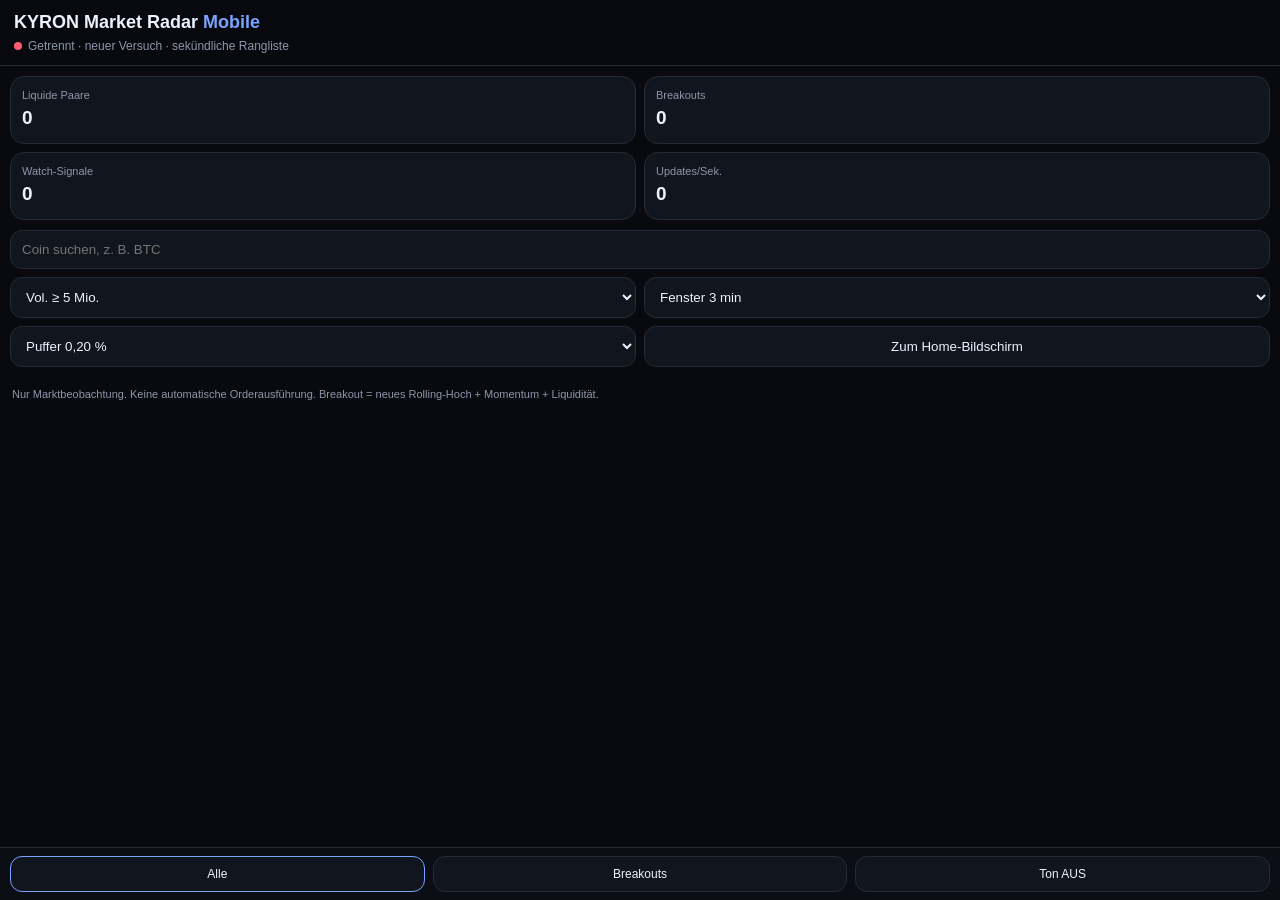
<file: index.html>
<!doctype html>
<html lang="de">
<head>
<meta charset="utf-8">
<meta name="viewport" content="width=device-width,initial-scale=1,viewport-fit=cover">
<meta name="theme-color" content="#080a0f">
<meta name="apple-mobile-web-app-capable" content="yes">
<meta name="apple-mobile-web-app-status-bar-style" content="black-translucent">
<meta name="apple-mobile-web-app-title" content="Kyron Radar">
<link rel="manifest" href="manifest.webmanifest">
<title>KYRON Market Radar Mobile</title>
<style>
:root{--bg:#080a0f;--panel:#11151d;--muted:#8d96a8;--text:#edf2ff;--line:#252b36;--good:#35d07f;--warn:#ffcc66;--bad:#ff5c72;--accent:#7aa2ff}*{box-sizing:border-box}body{margin:0;background:var(--bg);color:var(--text);font:14px/1.4 -apple-system,BlinkMacSystemFont,"Segoe UI",sans-serif;padding-bottom:calc(78px + env(safe-area-inset-bottom))}header{position:sticky;top:0;z-index:10;background:rgba(8,10,15,.96);backdrop-filter:blur(18px);border-bottom:1px solid var(--line);padding:calc(10px + env(safe-area-inset-top)) 14px 10px}h1{font-size:18px;margin:0}.sub{color:var(--muted);font-size:12px;margin-top:3px}.wrap{padding:10px}.stats{display:grid;grid-template-columns:repeat(2,1fr);gap:8px}.card{background:var(--panel);border:1px solid var(--line);border-radius:14px;padding:11px}.k{color:var(--muted);font-size:11px}.v{font-size:19px;font-weight:800;margin-top:2px}.controls{display:grid;grid-template-columns:1fr 1fr;gap:8px;margin:10px 0}.controls>*{width:100%;background:var(--panel);color:var(--text);border:1px solid var(--line);border-radius:12px;padding:11px}.controls .wide{grid-column:1/-1}.list{display:flex;flex-direction:column;gap:8px}.coin{background:var(--panel);border:1px solid var(--line);border-radius:14px;padding:12px}.top{display:flex;justify-content:space-between;gap:8px}.sym{font-size:17px;font-weight:800}.sig{font-size:12px;font-weight:900}.break{color:var(--good)}.watch{color:var(--warn)}.grid{display:grid;grid-template-columns:repeat(3,1fr);gap:8px;margin-top:10px}.m{font-size:11px;color:var(--muted)}.n{font-size:14px;font-weight:700}.up{color:var(--good)}.down{color:var(--bad)}.bar{height:7px;background:#272d38;border-radius:99px;overflow:hidden;margin-top:7px}.fill{height:100%;background:var(--accent)}.bottom{position:fixed;left:0;right:0;bottom:0;z-index:20;background:rgba(12,15,21,.97);backdrop-filter:blur(18px);border-top:1px solid var(--line);padding:8px 10px calc(8px + env(safe-area-inset-bottom));display:grid;grid-template-columns:repeat(3,1fr);gap:8px}.bottom button{background:var(--panel);color:var(--text);border:1px solid var(--line);border-radius:12px;padding:10px 6px;font-size:12px}.bottom button.active{border-color:var(--accent)}.dot{width:8px;height:8px;border-radius:50%;display:inline-block;background:var(--bad);margin-right:6px}.dot.on{background:var(--good);box-shadow:0 0 10px var(--good)}.note{font-size:11px;color:var(--muted);margin:10px 2px}
</style>
</head>
<body>
<header><h1>KYRON Market Radar <span style="color:var(--accent)">Mobile</span></h1><div class="sub"><span id="dot" class="dot"></span><span id="status">Verbinde…</span> · sekündliche Rangliste</div></header>
<div class="wrap"><div class="stats"><div class="card"><div class="k">Liquide Paare</div><div class="v" id="pairs">0</div></div><div class="card"><div class="k">Breakouts</div><div class="v" id="breakouts">0</div></div><div class="card"><div class="k">Watch-Signale</div><div class="v" id="watches">0</div></div><div class="card"><div class="k">Updates/Sek.</div><div class="v" id="ups">0</div></div></div>
<div class="controls"><input id="search" class="wide" placeholder="Coin suchen, z. B. BTC"><select id="minVol"><option value="1000000">Vol. ≥ 1 Mio.</option><option value="5000000" selected>Vol. ≥ 5 Mio.</option><option value="20000000">Vol. ≥ 20 Mio.</option><option value="100000000">Vol. ≥ 100 Mio.</option></select><select id="window"><option value="60">Fenster 60 s</option><option value="180" selected>Fenster 3 min</option><option value="300">Fenster 5 min</option><option value="900">Fenster 15 min</option></select><select id="threshold"><option value="0.10">Puffer 0,10 %</option><option value="0.20" selected>Puffer 0,20 %</option><option value="0.50">Puffer 0,50 %</option><option value="1.00">Puffer 1,00 %</option></select><button id="install">Zum Home-Bildschirm</button></div><div id="list" class="list"></div><div class="note">Nur Marktbeobachtung. Keine automatische Orderausführung. Breakout = neues Rolling-Hoch + Momentum + Liquidität.</div></div>
<div class="bottom"><button id="all" class="active">Alle</button><button id="onlyBreak">Breakouts</button><button id="sound">Ton AUS</button></div>
<script>
const state=new Map(),history=new Map();let socket,updates=0,sound=false,mode="all",deferredPrompt,lastBeep=0;const $=id=>document.getElementById(id);function fmt(n,d=4){if(!Number.isFinite(n))return"–";return n.toLocaleString("de-DE",{maximumFractionDigits:d})}function compact(n){return new Intl.NumberFormat("de-DE",{notation:"compact",maximumFractionDigits:2}).format(n)}function beep(){if(!sound||Date.now()-lastBeep<5000)return;lastBeep=Date.now();const a=new AudioContext(),o=a.createOscillator(),g=a.createGain();o.frequency.value=880;g.gain.value=.05;o.connect(g);g.connect(a.destination);o.start();o.stop(a.currentTime+.12)}function connect(){if(socket)try{socket.close()}catch(e){}$("status").textContent="Verbinde…";$("dot").classList.remove("on");socket=new WebSocket("wss://stream.binance.com:9443/ws/!miniTicker@arr");socket.onopen=()=>{$("status").textContent="Live · Binance Spot";$("dot").classList.add("on")};socket.onclose=()=>{$("status").textContent="Getrennt · neuer Versuch";$("dot").classList.remove("on");setTimeout(connect,3000)};socket.onerror=()=>socket.close();socket.onmessage=e=>{const arr=JSON.parse(e.data),now=Date.now();updates+=arr.length;for(const x of arr){if(!x.s.endsWith("USDT")||x.s.includes("UPUSDT")||x.s.includes("DOWNUSDT"))continue;const p=+x.c,open=+x.o,vol=+x.q;state.set(x.s,{symbol:x.s,price:p,change:(p/open-1)*100,volume:vol});let h=history.get(x.s)||[];h.push([now,p]);const win=+$("window").value*1000;while(h.length&&h[0][0]<now-win)h.shift();history.set(x.s,h)}}}function calc(r){const h=history.get(r.symbol)||[],cutoff=Date.now()-60000,old=h.find(x=>x[0]>=cutoff)||h[0]||[0,r.price];const mom=(r.price/old[1]-1)*100,prior=h.slice(0,-1),high=prior.length?Math.max(...prior.map(x=>x[1])):r.price,dist=(r.price/high-1)*100,thr=+$("threshold").value;const liq=Math.min(35,Math.log10(Math.max(r.volume,1))*4),score=Math.max(0,Math.min(100,50+mom*18+dist*25+liq-28));let signal="–",cls="";if(dist>=thr&&mom>.12){signal="BREAKOUT";cls="break";beep()}else if(dist>-.25&&mom>.05){signal="WATCH";cls="watch"}return {...r,mom,dist,score,signal,cls}}function render(){const minVol=+$("minVol").value,q=$("search").value.trim().toUpperCase();let rows=[...state.values()].filter(x=>x.volume>=minVol&&(!q||x.symbol.includes(q))).map(calc);if(mode==="break")rows=rows.filter(x=>x.signal==="BREAKOUT");rows.sort((a,b)=>(b.signal==="BREAKOUT")-(a.signal==="BREAKOUT")||b.score-a.score);rows=rows.slice(0,60);$("pairs").textContent=[...state.values()].filter(x=>x.volume>=minVol).length;$("breakouts").textContent=rows.filter(x=>x.signal==="BREAKOUT").length;$("watches").textContent=rows.filter(x=>x.signal==="WATCH").length;$("list").innerHTML=rows.map(x=>`<div class="coin"><div class="top"><div><span class="sym">${x.symbol.replace("USDT","")}</span><span class="m"> / USDT</span></div><div class="sig ${x.cls}">${x.signal}</div></div><div class="grid"><div><div class="m">Kurs</div><div class="n">${fmt(x.price,x.price<1?7:4)}</div></div><div><div class="m">24 h</div><div class="n ${x.change>=0?"up":"down"}">${x.change>=0?"+":""}${fmt(x.change,2)}%</div></div><div><div class="m">Volumen</div><div class="n">${compact(x.volume)}</div></div><div><div class="m">High-Distanz</div><div class="n ${x.dist>=0?"up":""}">${x.dist>=0?"+":""}${fmt(x.dist,2)}%</div></div><div><div class="m">Momentum</div><div class="n ${x.mom>=0?"up":"down"}">${x.mom>=0?"+":""}${fmt(x.mom,2)}%</div></div><div><div class="m">Score</div><div class="n">${Math.round(x.score)}</div></div></div><div class="bar"><div class="fill" style="width:${x.score}%"></div></div></div>`).join("")}setInterval(render,1000);setInterval(()=>{$("ups").textContent=updates;updates=0},1000);["search","minVol","window","threshold"].forEach(id=>$(id).addEventListener("input",render));$("sound").onclick=()=>{sound=!sound;$("sound").textContent="Ton "+(sound?"AN":"AUS");$("sound").classList.toggle("active",sound)};$("all").onclick=()=>{mode="all";$("all").classList.add("active");$("onlyBreak").classList.remove("active");render()};$("onlyBreak").onclick=()=>{mode="break";$("onlyBreak").classList.add("active");$("all").classList.remove("active");render()};window.addEventListener("beforeinstallprompt",e=>{e.preventDefault();deferredPrompt=e});$("install").onclick=async()=>{if(deferredPrompt){deferredPrompt.prompt();await deferredPrompt.userChoice}else alert("iPhone: Safari → Teilen → Zum Home-Bildschirm. Android: Browser-Menü → App installieren.")};if("serviceWorker"in navigator)navigator.serviceWorker.register("./sw.js");connect();
</script></body></html>
</file>
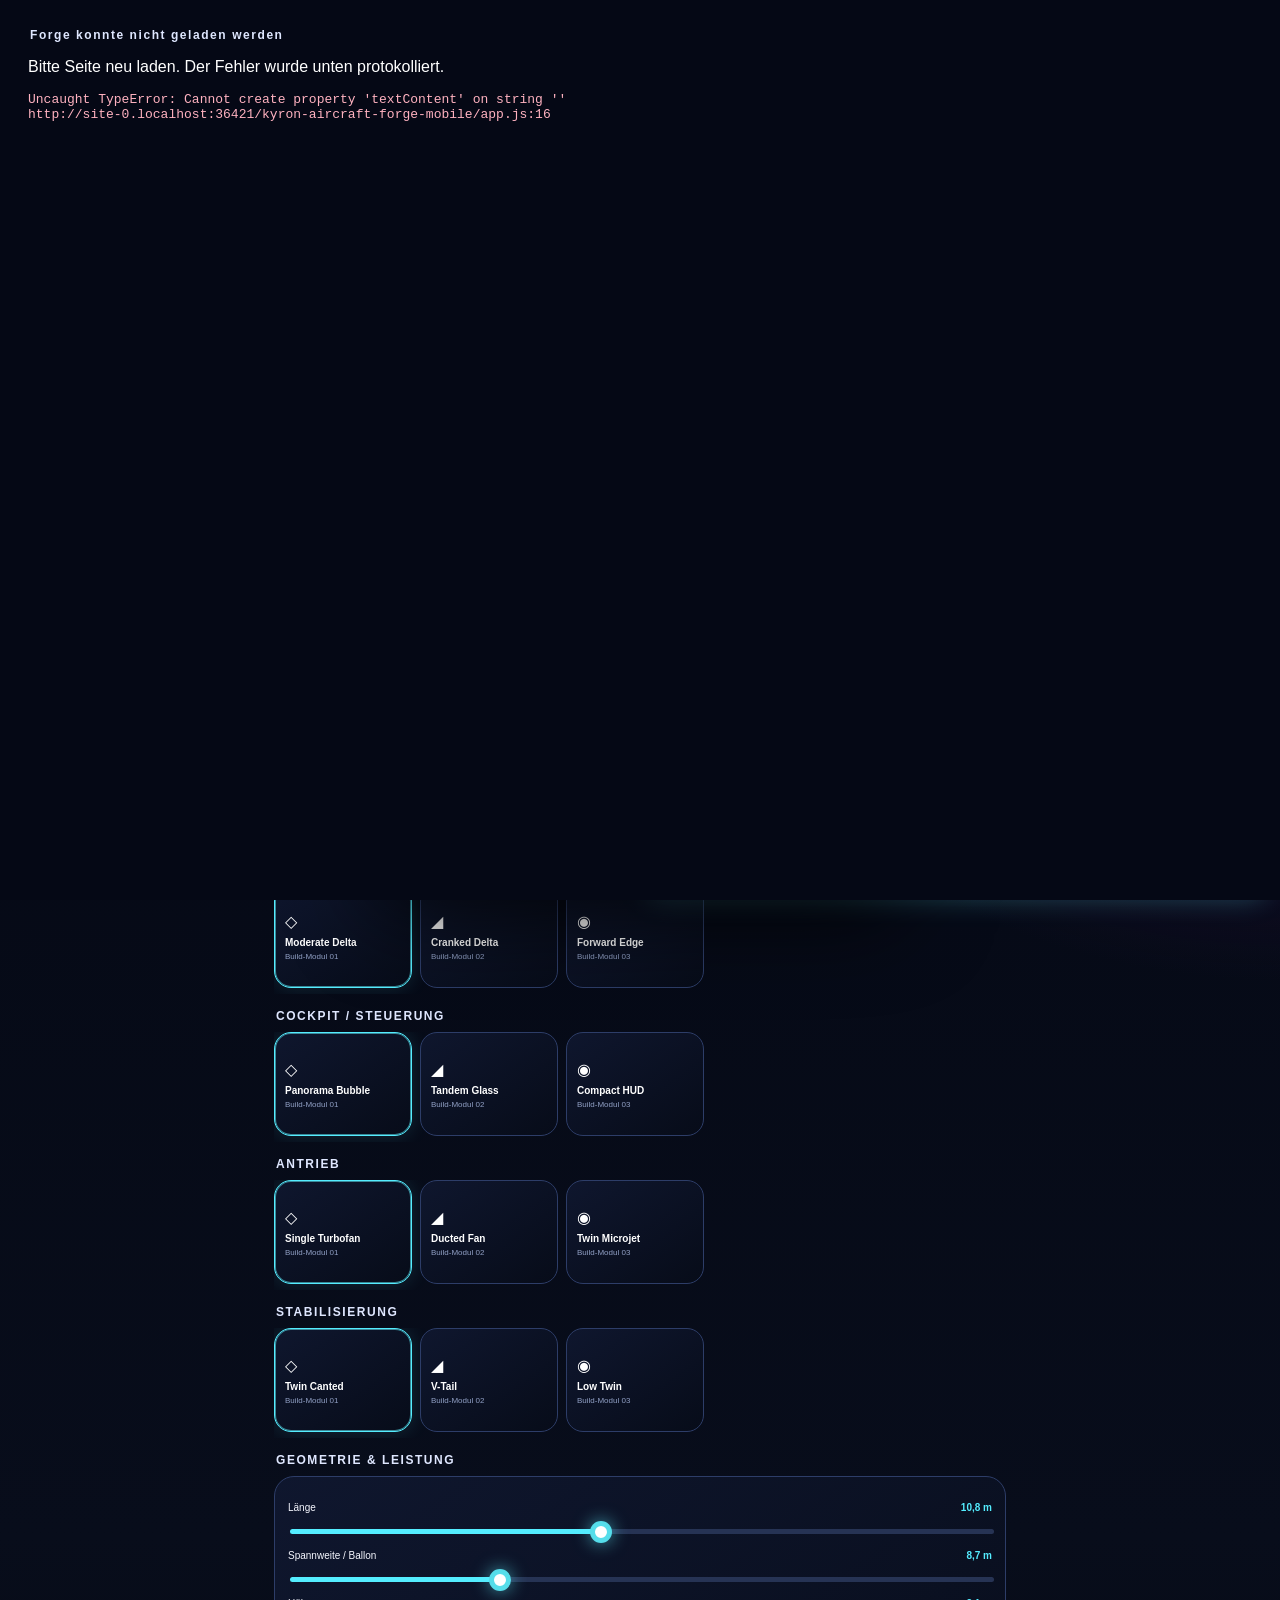
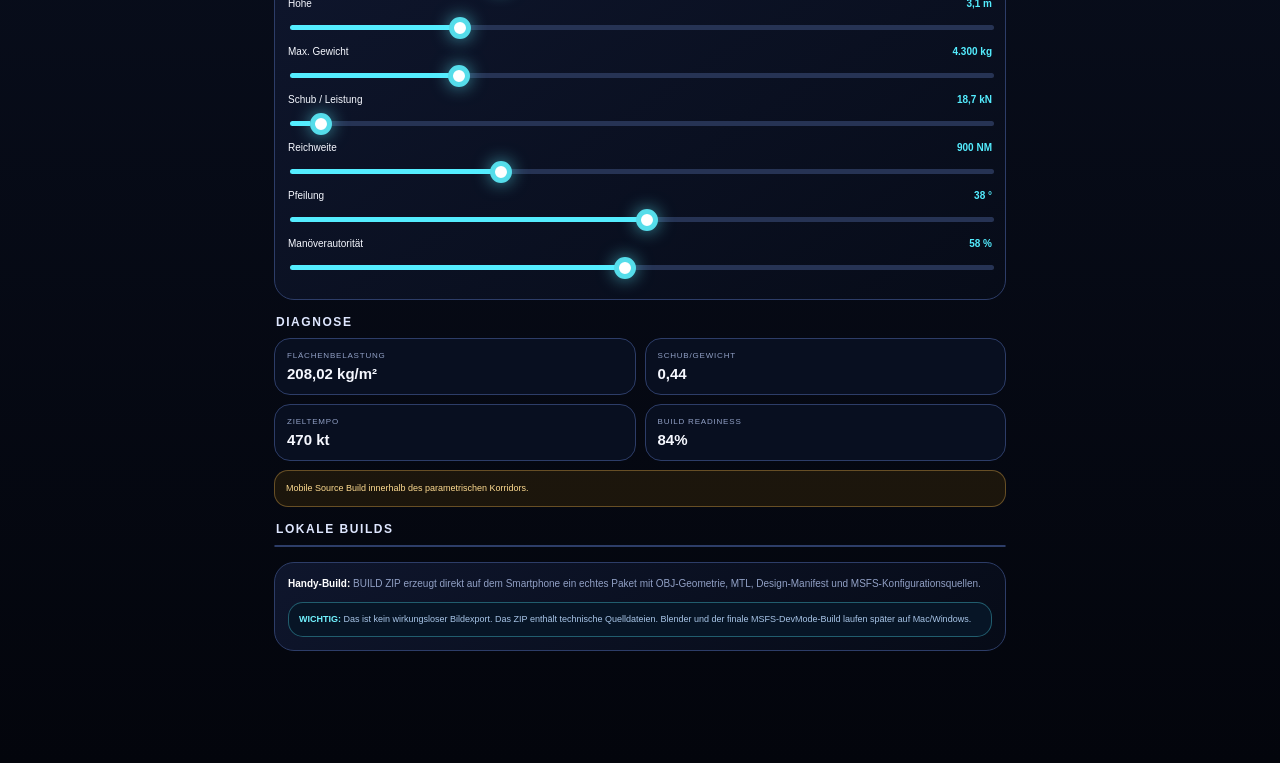
<file: kyron-aircraft-forge-mobile-v1/index.html>
<!doctype html>
<html lang="de">
<head>
<meta charset="utf-8">
<meta name="viewport" content="width=device-width,initial-scale=1,viewport-fit=cover,user-scalable=no">
<meta name="theme-color" content="#050816">
<meta name="apple-mobile-web-app-capable" content="yes">
<meta name="apple-mobile-web-app-status-bar-style" content="black-translucent">
<meta name="apple-mobile-web-app-title" content="KYRON Forge">
<link rel="manifest" href="manifest.webmanifest">
<link rel="icon" href="../kyron-aircraft-forge-mobile/icon.svg" type="image/svg+xml">
<title>KYRON Aircraft Forge Mobile v1</title>
<link rel="stylesheet" href="../kyron-aircraft-forge-mobile/style.css">
<style>
:root{--cyan:#54edff;--green:#68ffc1;--mag:#f063ff}.launch{position:fixed;z-index:200;inset:0;display:grid;place-items:end center;background:radial-gradient(circle at 50% 18%,#163b70 0,transparent 33%),linear-gradient(180deg,#030611,#080d1b 60%,#02040a);padding:18px}.launch.off{display:none}.launchCard{width:min(100%,520px);border:1px solid #3d5c8d;border-radius:28px;padding:20px;background:linear-gradient(145deg,#111d39f2,#070c19f2);box-shadow:0 30px 90px #000c,inset 0 1px #fff1;backdrop-filter:blur(24px)}.launchMark{width:70px;height:70px;border-radius:22px;display:grid;place-items:center;font-weight:1000;font-size:21px;color:var(--cyan);border:1px solid var(--cyan);box-shadow:0 0 35px #54edff55;background:#071020}.launch h1{font-size:27px;margin:16px 0 6px}.launch p{font-size:12px;line-height:1.55;color:#9badd0}.launchGrid{display:grid;grid-template-columns:1fr 1fr;gap:8px;margin:15px 0}.launchGrid div{border:1px solid #2f436e;border-radius:15px;padding:11px;background:#081123}.launchGrid b{display:block;font-size:10px;color:#dce9ff}.launchGrid span{display:block;font-size:9px;color:#8da1c9;margin-top:4px}.launchBtn{width:100%;border:0;border-radius:17px;padding:16px;background:linear-gradient(120deg,var(--cyan),var(--green));color:#021218;font-weight:1000;letter-spacing:.04em}.installHint{margin-top:10px;text-align:center;font-size:9px;color:#8295bd}.platformBadge{position:fixed;z-index:35;right:14px;top:calc(env(safe-area-inset-top) + 72px);padding:7px 9px;border-radius:99px;border:1px solid #68ffc166;background:#0b2c2299;color:#a6ffdb;font-size:9px;font-weight:900}.fatal{display:none;position:fixed;z-index:250;inset:0;background:#050815;color:#fff;padding:28px}.fatal.show{display:block}.fatal pre{white-space:pre-wrap;color:#ffb2c0}.app{padding-top:calc(env(safe-area-inset-top) + 12px)}header{top:env(safe-area-inset-top)}.viewport{height:350px}.module{min-height:104px}.primary{font-size:12px}.buildProof{margin-top:10px;border:1px solid #54edff55;background:#071526;border-radius:15px;padding:10px;font-size:9px;color:#a9c6e9;line-height:1.5}.buildProof b{color:#72f2ff}
</style>
</head>
<body>
<div id="launch" class="launch">
  <div class="launchCard">
    <div class="launchMark">KF</div>
    <h1>KYRON Aircraft Forge</h1>
    <p>Die echte Handy-Fassung. Fluggerät auswählen, Module einsetzen, Werte verändern und ein Build-ZIP direkt auf iPhone oder Android erzeugen.</p>
    <div class="launchGrid">
      <div><b>4 FLUGGERÄTE</b><span>Nightlance, Highrider, Perzolon, Peterang</span></div>
      <div><b>PHONE BUILD</b><span>OBJ, JSON und MSFS-Konfigurationsquellen</span></div>
      <div><b>ANDROID + iPHONE</b><span>Ein Web-App-Link für beide Systeme</span></div>
      <div><b>OFFLINE-FÄHIG</b><span>Nach Installation über den Home-Bildschirm</span></div>
    </div>
    <button id="startForge" class="launchBtn">FORGE JETZT STARTEN</button>
    <div class="installHint">Danach Browser-Menü/Teilen → Zum Home-Bildschirm</div>
  </div>
</div>
<div id="fatal" class="fatal"><h2>Forge konnte nicht geladen werden</h2><p>Bitte Seite neu laden. Der Fehler wurde unten protokolliert.</p><pre id="fatalText"></pre></div>
<div class="platformBadge" id="platformBadge">MOBILE READY</div>
<div class="app">
<header><div class="logo">KF</div><div><h1>KYRON AIRCRAFT FORGE</h1><p>Mobile Build Core v1.0</p></div><b>iOS + ANDROID</b></header>
<section><h2>FLUGGERÄT</h2><div id="families" class="families"></div></section>
<section class="viewport"><svg id="preview" viewBox="0 0 500 300"></svg><div class="hud"><span id="target">M 0.82</span><span id="status">READY</span></div><div class="viewbar"><button data-view="top" class="on">DRAUF</button><button data-view="side">SEITE</button><button id="wire">WIRE</button><button id="mutate">MUTIEREN</button></div></section>
<section><h2>BUILD-NAME</h2><div class="name"><input id="name" value="PX-01 NIGHTLANCE MOBILE"><button id="save">SICHERN</button></div></section>
<div id="modules"></div>
<section><h2>GEOMETRIE & LEISTUNG</h2><div id="controls" class="panel"></div></section>
<section><h2>DIAGNOSE</h2><div id="stats" class="stats"></div><div id="warning" class="warning"></div></section>
<section><h2>LOKALE BUILDS</h2><div id="history" class="panel history"></div></section>
<section class="panel info"><strong>Handy-Build:</strong> BUILD ZIP erzeugt direkt auf dem Smartphone ein echtes Paket mit OBJ-Geometrie, MTL, Design-Manifest und MSFS-Konfigurationsquellen.<div class="buildProof"><b>WICHTIG:</b> Das ist kein wirkungsloser Bildexport. Das ZIP enthält technische Quelldateien. Blender und der finale MSFS-DevMode-Build laufen später auf Mac/Windows.</div></section>
</div>
<nav><button id="share" class="secondary">TEILEN</button><button id="build" class="primary">BUILD ZIP</button></nav>
<div id="sheet" class="sheet"><div><h3 id="sheetTitle">Build läuft</h3><p id="sheetText">Direkt auf deinem Handy.</p><div class="progress"><i id="bar"></i></div><pre id="log"></pre><footer><button id="close">SCHLIESSEN</button><button id="again" disabled>NOCHMALS LADEN</button></footer></div></div>
<script>
window.addEventListener('error',e=>{document.getElementById('fatalText').textContent=e.message+'\n'+(e.filename||'')+':'+(e.lineno||'');document.getElementById('fatal').classList.add('show')});
document.getElementById('startForge').addEventListener('click',()=>{document.getElementById('launch').classList.add('off');localStorage.setItem('kyron-mobile-launched','1')});
if(localStorage.getItem('kyron-mobile-launched')==='1')document.getElementById('launch').classList.add('off');
const ua=navigator.userAgent.toLowerCase();document.getElementById('platformBadge').textContent=ua.includes('android')?'ANDROID READY':/(iphone|ipad|ipod)/.test(ua)?'iPHONE READY':'MOBILE READY';
</script>
<script src="../kyron-aircraft-forge-mobile/app.js"></script>
<script>
if('serviceWorker' in navigator){navigator.serviceWorker.register('./sw.js').catch(()=>{})}
setTimeout(()=>{if(!document.querySelector('.family')){document.getElementById('fatalText').textContent='Der Build-Core wurde nicht initialisiert.';document.getElementById('fatal').classList.add('show')}},2500);
</script>
</body>
</html>
</file>
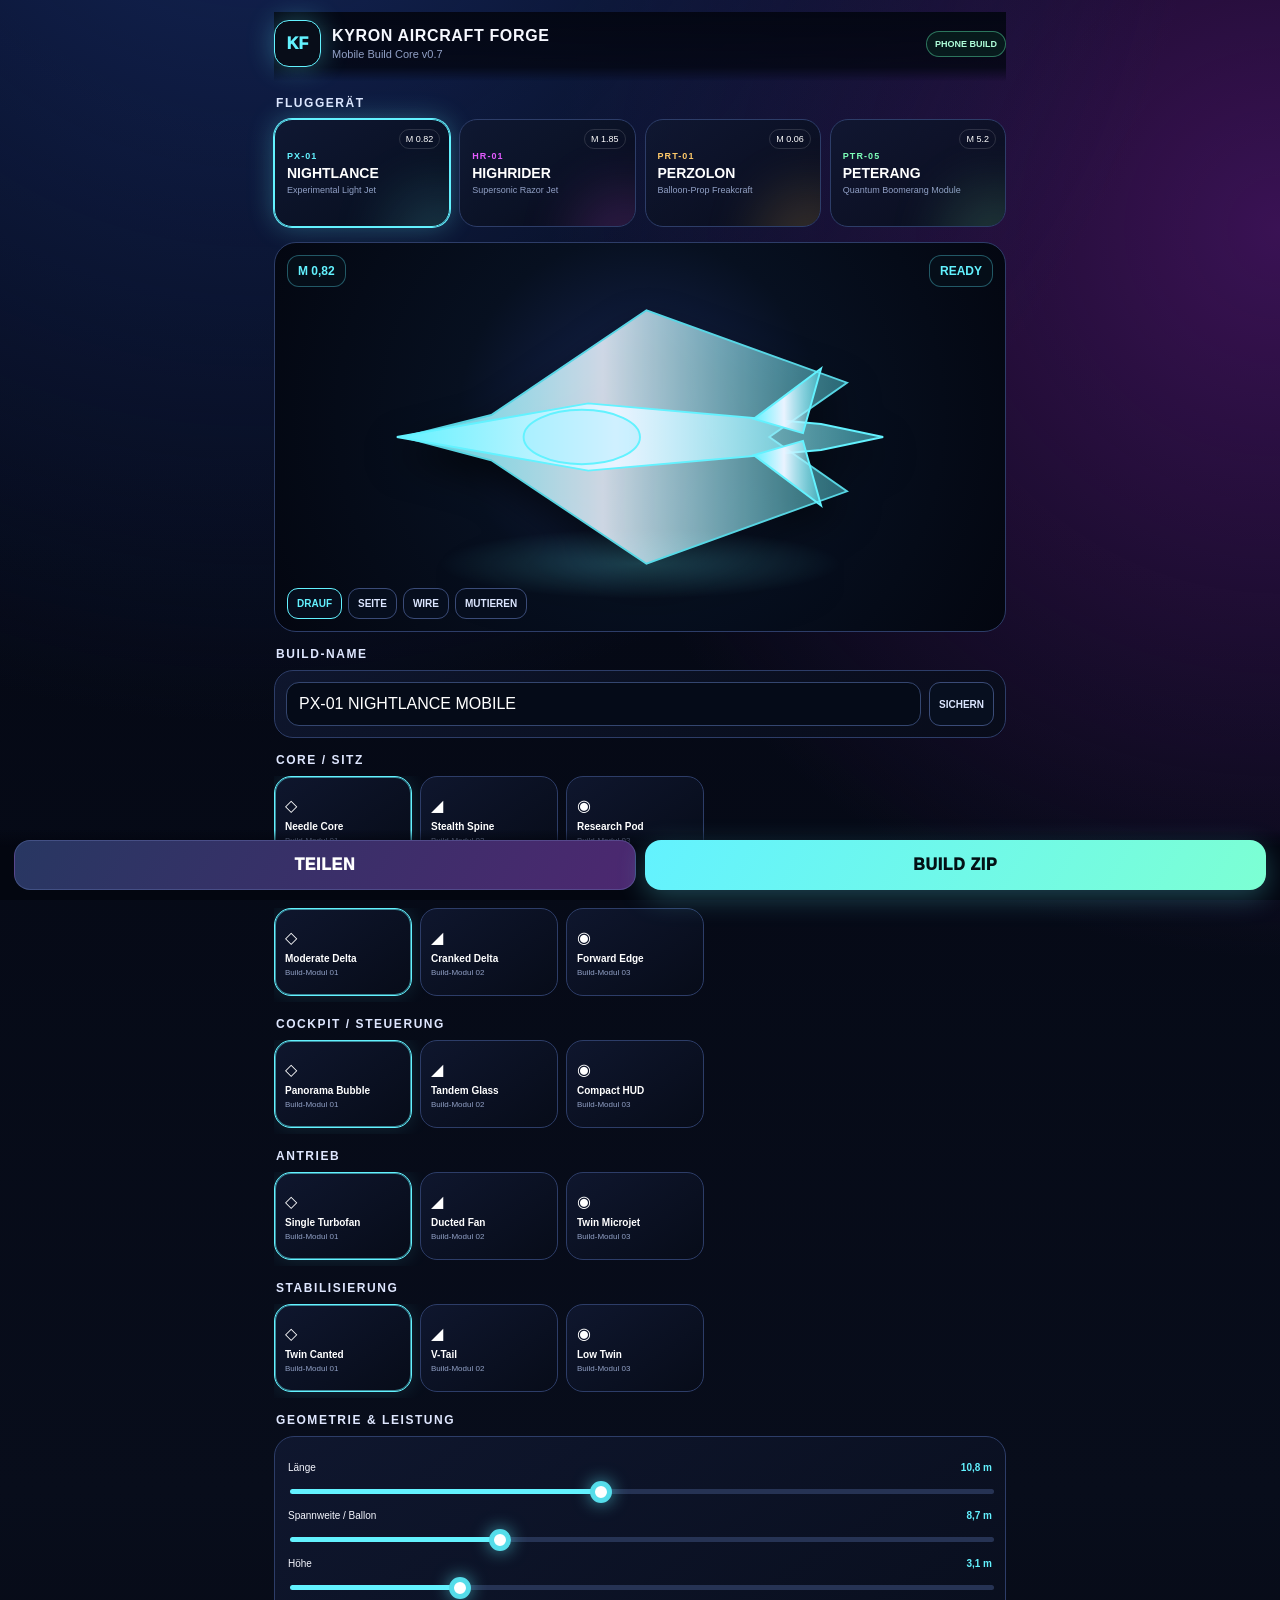
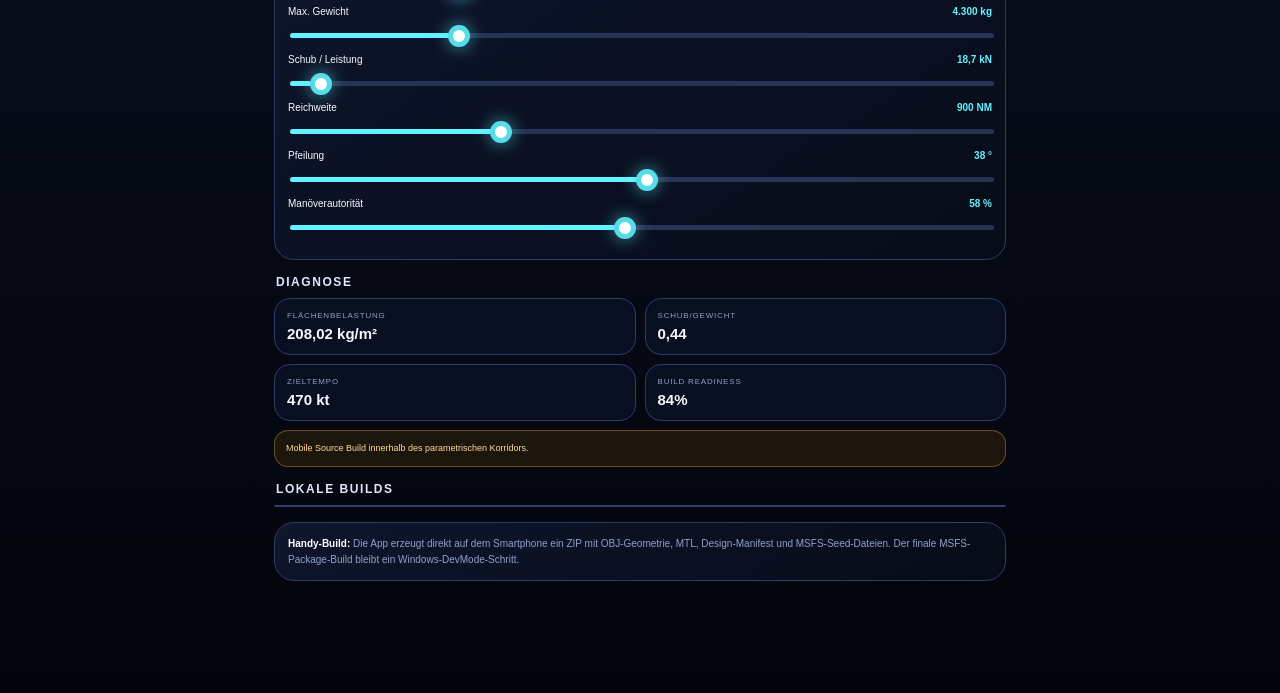
<file: kyron-aircraft-forge-mobile/index.html>
<!doctype html>
<html lang="de">
<head>
<meta charset="utf-8">
<meta name="viewport" content="width=device-width,initial-scale=1,viewport-fit=cover,user-scalable=no">
<meta name="theme-color" content="#050816">
<meta name="apple-mobile-web-app-capable" content="yes">
<meta name="apple-mobile-web-app-status-bar-style" content="black-translucent">
<meta name="apple-mobile-web-app-title" content="KYRON Forge">
<title>KYRON Aircraft Forge Mobile</title>
<link rel="stylesheet" href="style.css">
</head>
<body>
<div class="app">
<header><div class="logo">KF</div><div><h1>KYRON AIRCRAFT FORGE</h1><p>Mobile Build Core v0.7</p></div><b>PHONE BUILD</b></header>
<section><h2>FLUGGERÄT</h2><div id="families" class="families"></div></section>
<section class="viewport"><svg id="preview" viewBox="0 0 500 300"></svg><div class="hud"><span id="target">M 0.82</span><span id="status">READY</span></div><div class="viewbar"><button data-view="top" class="on">DRAUF</button><button data-view="side">SEITE</button><button id="wire">WIRE</button><button id="mutate">MUTIEREN</button></div></section>
<section><h2>BUILD-NAME</h2><div class="name"><input id="name" value="PX-01 NIGHTLANCE MOBILE"><button id="save">SICHERN</button></div></section>
<div id="modules"></div>
<section><h2>GEOMETRIE & LEISTUNG</h2><div id="controls" class="panel"></div></section>
<section><h2>DIAGNOSE</h2><div id="stats" class="stats"></div><div id="warning" class="warning"></div></section>
<section><h2>LOKALE BUILDS</h2><div id="history" class="panel history"></div></section>
<section class="panel info"><strong>Handy-Build:</strong> Die App erzeugt direkt auf dem Smartphone ein ZIP mit OBJ-Geometrie, MTL, Design-Manifest und MSFS-Seed-Dateien. Der finale MSFS-Package-Build bleibt ein Windows-DevMode-Schritt.</section>
</div>
<nav><button id="share" class="secondary">TEILEN</button><button id="build" class="primary">BUILD ZIP</button></nav>
<div id="sheet" class="sheet"><div><h3 id="sheetTitle">Build läuft</h3><p id="sheetText">Direkt auf deinem Handy.</p><div class="progress"><i id="bar"></i></div><pre id="log"></pre><footer><button id="close">SCHLIESSEN</button><button id="again" disabled>NOCHMALS LADEN</button></footer></div></div>
<script src="app.js"></script>
</body>
</html>
</file>
<file: kyron-aircraft-forge-mobile/style.css>
:root{--bg:#040713;--panel:#0b1226dd;--line:#2d3d68;--text:#f6f8ff;--muted:#91a0c5;--cyan:#63f2ff;--mag:#e45cff;--green:#70ffbd;--amber:#ffca6a}*{box-sizing:border-box;-webkit-tap-highlight-color:transparent}html,body{margin:0;min-height:100%;background:radial-gradient(circle at 20% -10%,#14265a 0,transparent 35%),radial-gradient(circle at 100% 10%,#3a1254 0,transparent 30%),linear-gradient(180deg,#030611,#080d1b 65%,#03050c);color:var(--text);font-family:Inter,-apple-system,BlinkMacSystemFont,"SF Pro Display","Segoe UI",sans-serif}body:before{content:"";position:fixed;inset:0;pointer-events:none;background-image:linear-gradient(#fff08 1px,transparent 1px),linear-gradient(90deg,#fff08 1px,transparent 1px);background-size:28px 28px;mask-image:linear-gradient(#0008,transparent 85%)}button,input{font:inherit}.app{max-width:760px;margin:auto;padding:calc(env(safe-area-inset-top) + 12px) 14px calc(env(safe-area-inset-bottom) + 112px)}header{position:sticky;top:0;z-index:20;display:flex;align-items:center;gap:11px;padding:8px 0 14px;background:linear-gradient(#040713f7,#040713d0 80%,transparent);backdrop-filter:blur(18px)}header .logo{width:47px;height:47px;border-radius:15px;display:grid;place-items:center;font-weight:950;color:var(--cyan);background:#080d19;border:1px solid var(--cyan);box-shadow:0 0 28px #63f2ff55}header h1{margin:0;font-size:16px;letter-spacing:.04em}header p{margin:3px 0 0;font-size:11px;color:var(--muted)}header>b{margin-left:auto;font-size:9px;color:#afffda;border:1px solid #64ffbd66;background:#0b2b2288;border-radius:99px;padding:7px 8px;white-space:nowrap}section{margin-top:15px}h2{margin:0 2px 9px;font-size:12px;letter-spacing:.13em;color:#dfe7ff}.families{display:grid;grid-template-columns:repeat(2,1fr);gap:9px}.family,.module,.panel,.viewport,.name{border:1px solid var(--line);background:linear-gradient(145deg,#101831dd,#070c19dd);box-shadow:0 13px 40px #0007,inset 0 1px #fff0b}.family{position:relative;min-height:108px;padding:12px;border-radius:18px;color:white;text-align:left;overflow:hidden}.family:after{content:"";position:absolute;width:110px;height:110px;border-radius:50%;right:-45px;bottom:-70px;background:var(--accent);filter:blur(28px);opacity:.17}.family.on{border-color:var(--accent);box-shadow:0 0 0 1px var(--accent),0 0 27px color-mix(in srgb,var(--accent) 30%,transparent)}.family small{display:block;color:var(--accent);font-weight:900;letter-spacing:.12em;font-size:9px}.family strong{display:block;margin-top:4px;font-size:14px}.family em{display:block;margin-top:4px;color:var(--muted);font-style:normal;font-size:9px}.family i{position:absolute;right:9px;top:9px;padding:4px 6px;border-radius:99px;border:1px solid #fff2;font-size:9px;font-style:normal}.viewport{position:relative;height:310px;border-radius:22px;overflow:hidden;background:radial-gradient(circle at 50% 45%,#172653,#071020 43%,#030610)}.viewport:before{content:"";position:absolute;inset:0;background:linear-gradient(#fff08 1px,transparent 1px),linear-gradient(90deg,#fff08 1px,transparent 1px);background-size:26px 26px;transform:perspective(400px) rotateX(58deg) scale(1.6) translateY(55px);opacity:.42}.viewport svg{position:absolute;inset:0;width:100%;height:100%;filter:drop-shadow(0 17px 18px #000a)}.hud{position:absolute;left:12px;right:12px;top:12px;display:flex;justify-content:space-between}.hud span{font-weight:900;color:var(--cyan);font-size:12px;background:#06101bd9;border:1px solid #5eeeff55;border-radius:12px;padding:8px 10px}.viewbar{position:absolute;left:12px;right:12px;bottom:12px;display:flex;gap:6px}.viewbar button,.name button,.sheet button{border:1px solid #3a4b77;background:#071020dd;color:#dce6ff;border-radius:11px;padding:9px;font-size:10px;font-weight:800}.viewbar button.on{border-color:var(--cyan);color:var(--cyan)}.name{display:flex;gap:8px;padding:11px;border-radius:19px}.name input{min-width:0;flex:1;border:1px solid #34466f;background:#050b18;color:white;padding:12px;border-radius:13px;outline:none}.moduleWrap{margin-top:15px}.moduleRow{display:flex;gap:8px;overflow-x:auto;padding-bottom:6px}.moduleRow::-webkit-scrollbar{display:none}.module{flex:0 0 138px;min-height:88px;border-radius:17px;padding:10px;color:white;text-align:left}.module.on{border-color:var(--cyan);box-shadow:inset 0 0 0 1px #63f2ff88,0 0 20px #63f2ff22}.module b{display:block;margin-top:6px;font-size:10px}.module small{display:block;margin-top:4px;color:var(--muted);font-size:8px}.panel{border-radius:20px;padding:13px}.control{margin:12px 0}.controlHead{display:flex;justify-content:space-between;margin-bottom:7px;font-size:10px}.controlHead output{color:var(--cyan);font-weight:900}.control input{width:100%;appearance:none;height:5px;border-radius:99px;background:linear-gradient(90deg,var(--cyan) var(--pct),#263354 var(--pct));outline:none}.control input::-webkit-slider-thumb{appearance:none;width:22px;height:22px;border-radius:50%;background:white;border:5px solid #55ddea;box-shadow:0 0 17px #63f2ff99}.stats{display:grid;grid-template-columns:1fr 1fr;gap:9px}.stat{padding:12px;border:1px solid var(--line);border-radius:16px;background:#080f20}.stat span{display:block;font-size:8px;color:var(--muted);letter-spacing:.1em}.stat b{display:block;margin-top:5px;font-size:15px}.warning{margin-top:9px;padding:11px;border-radius:14px;border:1px solid #ffbf5755;background:#2c210b99;color:#ffdc91;font-size:9px;line-height:1.45}.info{font-size:10px;color:var(--muted);line-height:1.55}.info strong{color:white}.history{padding:0}.hist{display:flex;justify-content:space-between;padding:10px 12px;border-top:1px solid #263557}.hist:first-child{border-top:0}.hist b{font-size:10px}.hist span{font-size:8px;color:var(--muted)}nav{position:fixed;z-index:40;left:0;right:0;bottom:0;padding:10px 14px calc(env(safe-area-inset-bottom) + 10px);background:linear-gradient(transparent,#030610 25%);display:grid;grid-template-columns:1fr 1fr;gap:9px}nav button{border:0;border-radius:16px;padding:15px 10px;font-weight:950;letter-spacing:.04em}.primary{background:linear-gradient(120deg,var(--cyan),#7cffd3);color:#031116;box-shadow:0 8px 28px #63f2ff45}.secondary{color:white;background:linear-gradient(120deg,#283762,#4c2870);border:1px solid #7383c655}.sheet{position:fixed;z-index:80;inset:0;background:#01040bd9;backdrop-filter:blur(14px);display:none;align-items:flex-end}.sheet.show{display:flex}.sheet>div{width:100%;max-width:760px;max-height:88vh;margin:auto;background:#091022;border-radius:27px 27px 0 0;border:1px solid #344773;padding:18px 15px calc(env(safe-area-inset-bottom) + 18px);overflow:auto}.sheet h3{margin:0}.sheet p{font-size:11px;color:var(--muted)}.progress{height:7px;background:#1c2947;border-radius:99px;overflow:hidden;margin:14px 0}.progress i{display:block;height:100%;width:0;background:linear-gradient(90deg,var(--cyan),var(--mag));transition:width .2s}.sheet pre{white-space:pre-wrap;background:#030713;border:1px solid #26365b;border-radius:15px;padding:11px;font-size:9px;line-height:1.5;color:#b9c9ec}.sheet footer{display:grid;grid-template-columns:1fr 1fr;gap:8px}@media(min-width:650px){.families{grid-template-columns:repeat(4,1fr)}.viewport{height:390px}}
</file>
